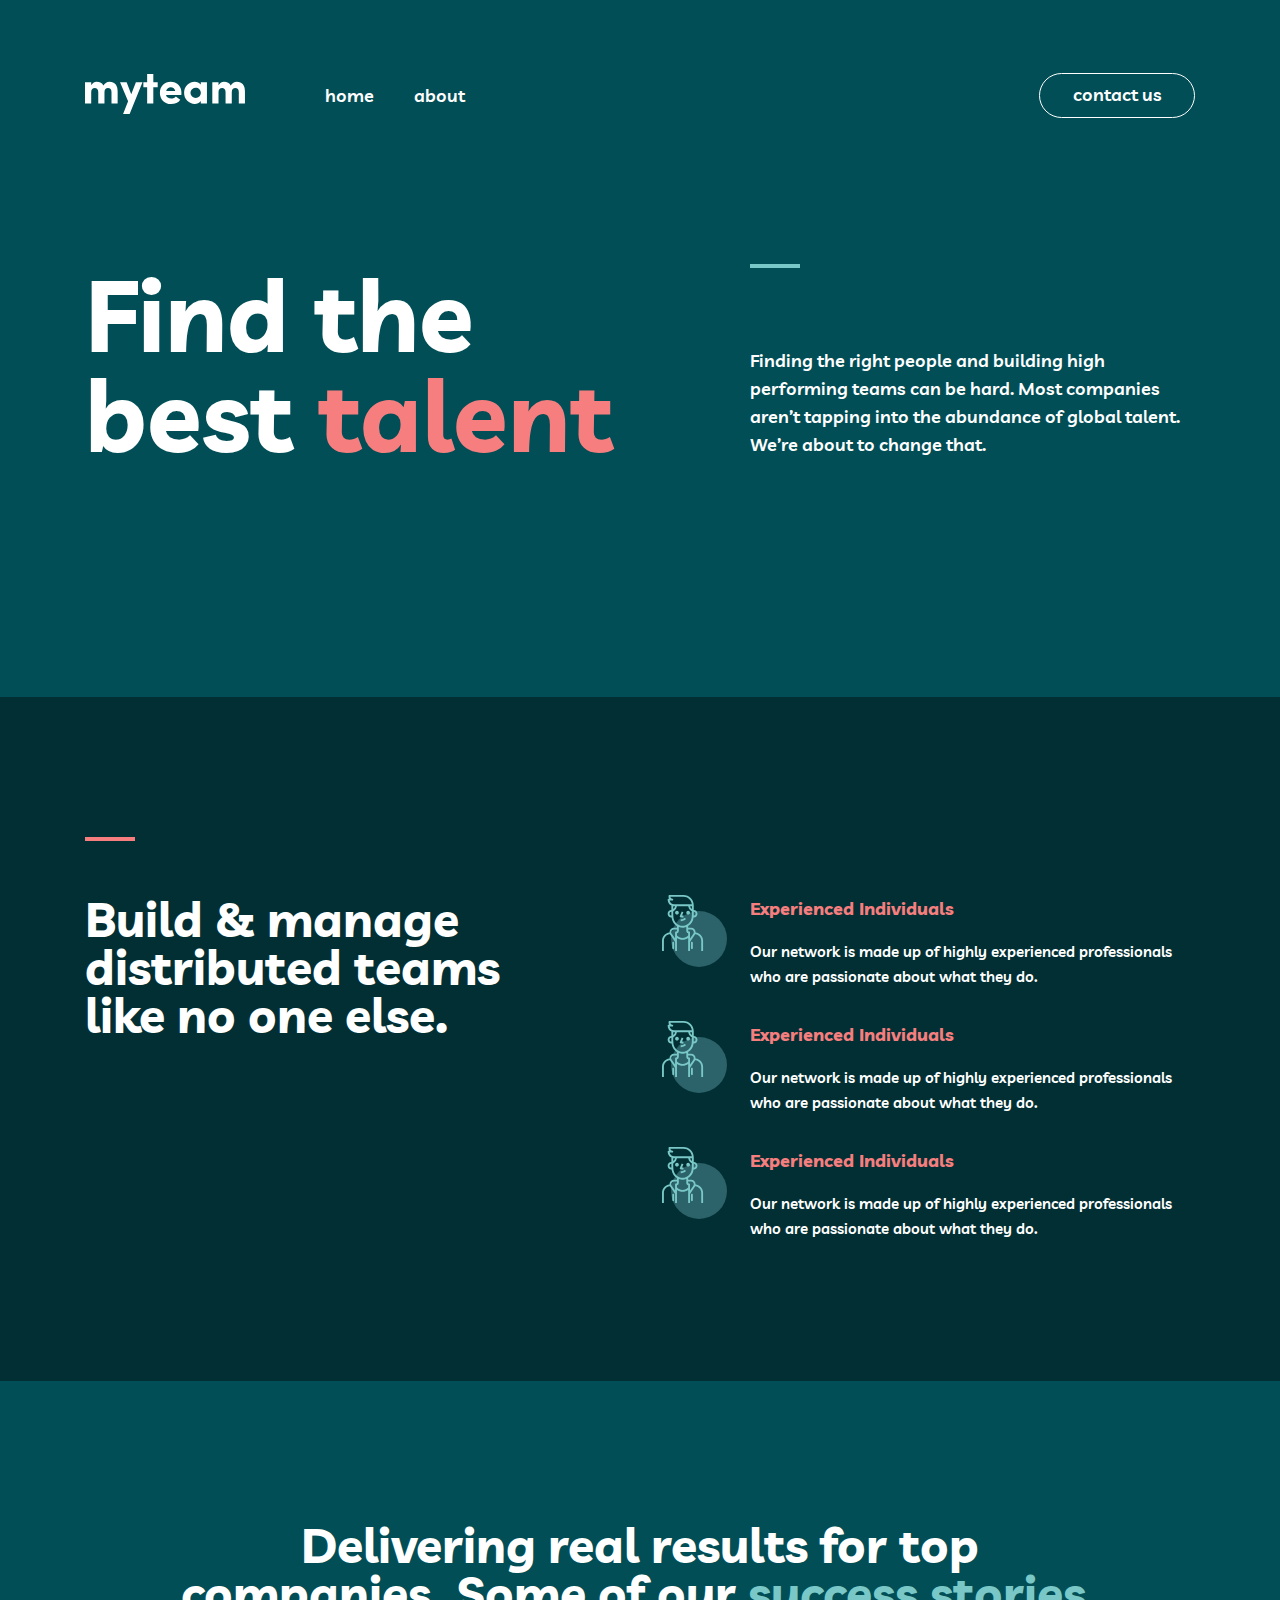
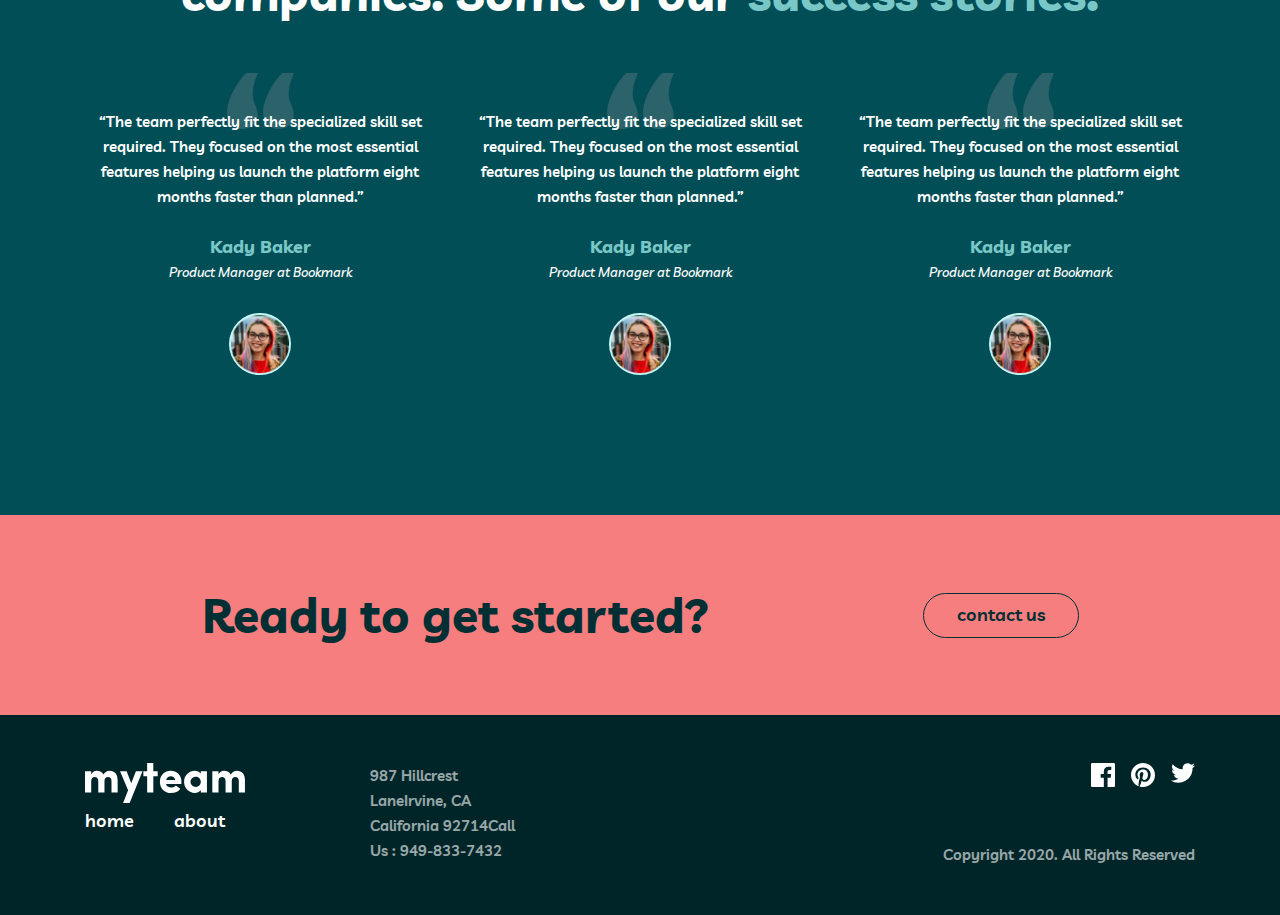
<file: index.html>
<!DOCTYPE html>
<html lang="en">
<head>
    <meta charset="UTF-8">
    <meta http-equiv="X-UA-Compatible" content="IE=edge">
    <meta name="viewport" content="width=device-width, initial-scale=1.0">
    <title>Myteam</title>

    <!-- font -->
    <link rel="preconnect" href="https://fonts.googleapis.com">
    <link rel="preconnect" href="https://fonts.gstatic.com" crossorigin>
    <link href="https://fonts.googleapis.com/css2?family=Livvic:wght@500;600;700&display=swap" rel="stylesheet">

    <link rel="stylesheet" href="./style.css">
</head>
<body>

    <!-- header -->
    <header class="header">
        <div class="container header-container">
            <!-- left -->
            <div class="header-left">
                <!-- logo -->
                <a class="logo-link" href="index.html">
                    <img src="./img/svg/logo.svg" alt="Myteam logo">
                </a>
                <!-- nav -->
                <nav>
                    <ul class="header-list">
                        <li class="header-list-item">
                            <a class="header-list-item-link" href="index.html">home</a>
                        </li>
                        <li class="header-list-item">
                            <a class="header-list-item-link" href="about.html">about</a>
                        </li>
                    </ul>
                </nav>
            </div>

            <!-- contact-link -->
            <a class="contact-link" href="cotact.html">contact us</a>
        </div>
    </header>

    <!-- hero -->
    <div class="hero">
        <div class="container hero-container">
            <h1 class="hero-title">Find the <br> best <span class="hero-title-coral">talent</span></h1>

            <div class="hero-context">
                <hr class="main-hr blue-hr">  

                <p class="hero-text">Finding the right people and building high performing teams can be hard. Most companies aren’t tapping into the abundance of global talent. We’re about to change that.</p>
            </div>
        </div>
    </div>

    <!-- build -->
    <section class="build">
        <div class="container">
            <!-- hr -->
            <hr class="main-hr red-hr">

            <div class="build-container">
                <h2 class="build-title">Build & manage distributed teams like no one else.</h2>

                <ul class="build-list">
                    <!-- 1 -->
                    <li class="build-list-item">
                        <img class="build-list-img" src="./img/svg/icon-feature-experience.svg" alt="icon-feature-experience">
                        <div>
                            <h3 class="build-list-title">Experienced Individuals</h3>
                            <p class="build-list-text">Our network is made up of highly experienced professionals who are passionate about what they do.</p>
                        </div>
                    </li>
                    <!-- 2 -->
                    <li class="build-list-item">
                        <img class="build-list-img" src="./img/svg/icon-feature-experience.svg" alt="icon-feature-experience">
                        <div>
                            <h3 class="build-list-title">Experienced Individuals</h3>
                            <p class="build-list-text">Our network is made up of highly experienced professionals who are passionate about what they do.</p>
                        </div>
                    </li>
                    <!-- 3 -->
                    <li class="build-list-item">
                        <img class="build-list-img" src="./img/svg/icon-feature-experience.svg" alt="icon-feature-experience">
                        <div>
                            <h3 class="build-list-title">Experienced Individuals</h3>
                            <p class="build-list-text">Our network is made up of highly experienced professionals who are passionate about what they do.</p>
                        </div>
                    </li>
                </ul>
            </div>

        </div>
    </section>

    <!-- stories -->
    <section class="stories">
        <div class="container">
            <h2 class="stories-title">Delivering real results for top companies. Some of our <span class="stories-title-mark">success stories.</span></h2>

            <ul class="stories-list">
                <!-- 1 -->
                <li class="stories-item">
                    <img class="icon-quotes" src="./img/svg/icon-quotes.svg" alt="icon-quotes" width="67" height="56">
                    <p class="stories-text"> “The team perfectly fit the specialized skill set required. They focused on the most essential features helping us launch the platform eight months faster than planned.”</p>
                    <div class="stories-info">
                        <h3 class="stories-owner">Kady Baker</h3>
                        <p class="stories-owner-job">Product Manager at Bookmark</p>
                    </div>
                    <img class="stories-owner-img" src="./img/jpg/kady.jpg" alt="Kady" width="62" height="62">
                </li>
                <!-- 2 -->
                <li class="stories-item">
                    <img class="icon-quotes" src="./img/svg/icon-quotes.svg" alt="icon-quotes" width="67" height="56">
                    <p class="stories-text"> “The team perfectly fit the specialized skill set required. They focused on the most essential features helping us launch the platform eight months faster than planned.”</p>
                    <div class="stories-info">
                        <h3 class="stories-owner">Kady Baker</h3>
                        <p class="stories-owner-job">Product Manager at Bookmark</p>
                    </div>
                    <img class="stories-owner-img" src="./img/jpg/kady.jpg" alt="Kady" width="62" height="62">
                </li>
                <!-- 3 -->
                <li class="stories-item">
                    <img class="icon-quotes" src="./img/svg/icon-quotes.svg" alt="icon-quotes" width="67" height="56">
                    <p class="stories-text"> “The team perfectly fit the specialized skill set required. They focused on the most essential features helping us launch the platform eight months faster than planned.”</p>
                    <div class="stories-info">
                        <h3 class="stories-owner">Kady Baker</h3>
                        <p class="stories-owner-job">Product Manager at Bookmark</p>
                    </div>
                    <img class="stories-owner-img" src="./img/jpg/kady.jpg" alt="Kady" width="62" height="62">
                </li>
            </ul>
        </div>
    </section>

    <!-- cta -->
    <section class="cta">
        <div class="container cta-container">
            <h2 class="cta-title">Ready to get started?</h2>

            <a class="contact-link contact-link-black" href="cotact.html">contact us</a>
        </div>
    </section>

    <!-- footer -->
    <footer class="footer">
        <div class="container footer-container">
            <!-- left -->
            <div class="footer-left">
                <div class="logo-nav">
                    <!-- Logo -->
                    <a class="header-logo-link footer-logo-link" href="index.html">
                        <img src="./img/svg/logo.svg" alt="myteam logo">
                    </a>
                    <nav>
                        <ul class="header-list">
                            <li class="header-list-item">
                                <a class="header-list-item-link" href="index.html">home</a>
                            </li>
                            <li class="header-list-item">
                                <a class="header-list-item-link" href="index.html">about</a>
                            </li>
                        </ul>
                    </nav>
                </div>
                <address class="footer-address">
                    987  Hillcrest <br> LaneIrvine, CA <br> California 92714Call <br> Us : 949-833-7432
                </address>
            </div>

            <!-- right -->
            <div>
                <ul class="socials">
                    <li class="social">
                        <a href="#">
                            <svg class="social-img" width="24" height="24" viewBox="0 0 24 24" fill="none" xmlns="http://www.w3.org/2000/svg">
                                <path d="M22.675 0H1.325C0.593 0 0 0.593 0 1.325V22.676C0 23.407 0.593 24 1.325 24H12.82V14.706H9.692V11.084H12.82V8.413C12.82 5.313 14.713 3.625 17.479 3.625C18.804 3.625 19.942 3.724 20.274 3.768V7.008L18.356 7.009C16.852 7.009 16.561 7.724 16.561 8.772V11.085H20.148L19.681 14.707H16.561V24H22.677C23.407 24 24 23.407 24 22.675V1.325C24 0.593 23.407 0 22.675 0Z" fill="currentColor"/>
                                </svg>
                        </a>
                    </li>
                    <li class="social">
                        <a href="#">
                            <svg class="social-img"width="24" height="24" viewBox="0 0 24 24" fill="none" xmlns="http://www.w3.org/2000/svg">
                                <path d="M12 0C5.373 0 0 5.372 0 12C0 17.084 3.163 21.426 7.627 23.174C7.522 22.225 7.427 20.769 7.669 19.733C7.887 18.796 9.076 13.768 9.076 13.768C9.076 13.768 8.717 13.049 8.717 11.986C8.717 10.318 9.684 9.072 10.888 9.072C11.911 9.072 12.406 9.841 12.406 10.762C12.406 11.791 11.751 13.33 11.412 14.757C11.129 15.951 12.011 16.926 13.189 16.926C15.322 16.926 16.961 14.677 16.961 11.431C16.961 8.558 14.897 6.549 11.949 6.549C8.535 6.549 6.531 9.11 6.531 11.756C6.531 12.787 6.928 13.894 7.424 14.494C7.522 14.613 7.536 14.718 7.507 14.839L7.174 16.199C7.121 16.419 7 16.466 6.772 16.36C5.273 15.662 4.336 13.471 4.336 11.711C4.336 7.926 7.086 4.449 12.265 4.449C16.428 4.449 19.663 7.416 19.663 11.38C19.663 15.516 17.056 18.844 13.436 18.844C12.22 18.844 11.077 18.213 10.686 17.466L9.938 20.319C9.667 21.362 8.936 22.669 8.446 23.465C9.57 23.812 10.763 24 12 24C18.627 24 24 18.627 24 12C24 5.372 18.627 0 12 0Z" fill="currentColor"/>
                                </svg>
                        </a>
                    </li>
                    <li class="social">
                        <a href="#">
                            <svg class="social-img" width="24" height="20" viewBox="0 0 24 20" fill="none" xmlns="http://www.w3.org/2000/svg">
                                <path d="M24 2.55699C23.117 2.94899 22.168 3.21299 21.172 3.33199C22.189 2.72299 22.97 1.75799 23.337 0.607986C22.386 1.17199 21.332 1.58199 20.21 1.80299C19.313 0.845986 18.032 0.247986 16.616 0.247986C13.437 0.247986 11.101 3.21399 11.819 6.29299C7.728 6.08799 4.1 4.12799 1.671 1.14899C0.381 3.36199 1.002 6.25699 3.194 7.72299C2.388 7.69699 1.628 7.47599 0.965 7.10699C0.911 9.38799 2.546 11.522 4.914 11.997C4.221 12.185 3.462 12.229 2.69 12.081C3.316 14.037 5.134 15.46 7.29 15.5C5.22 17.123 2.612 17.848 0 17.54C2.179 18.937 4.768 19.752 7.548 19.752C16.69 19.752 21.855 12.031 21.543 5.10599C22.505 4.41099 23.34 3.54399 24 2.55699Z" fill="currentColor"/>
                                </svg>
                        </a>
                    </li>
                </ul>

                <p class="copyright">Copyright 2020. All Rights Reserved</p>
            </div>
        </div>
    </footer>

    
</body>
</html>
</file>
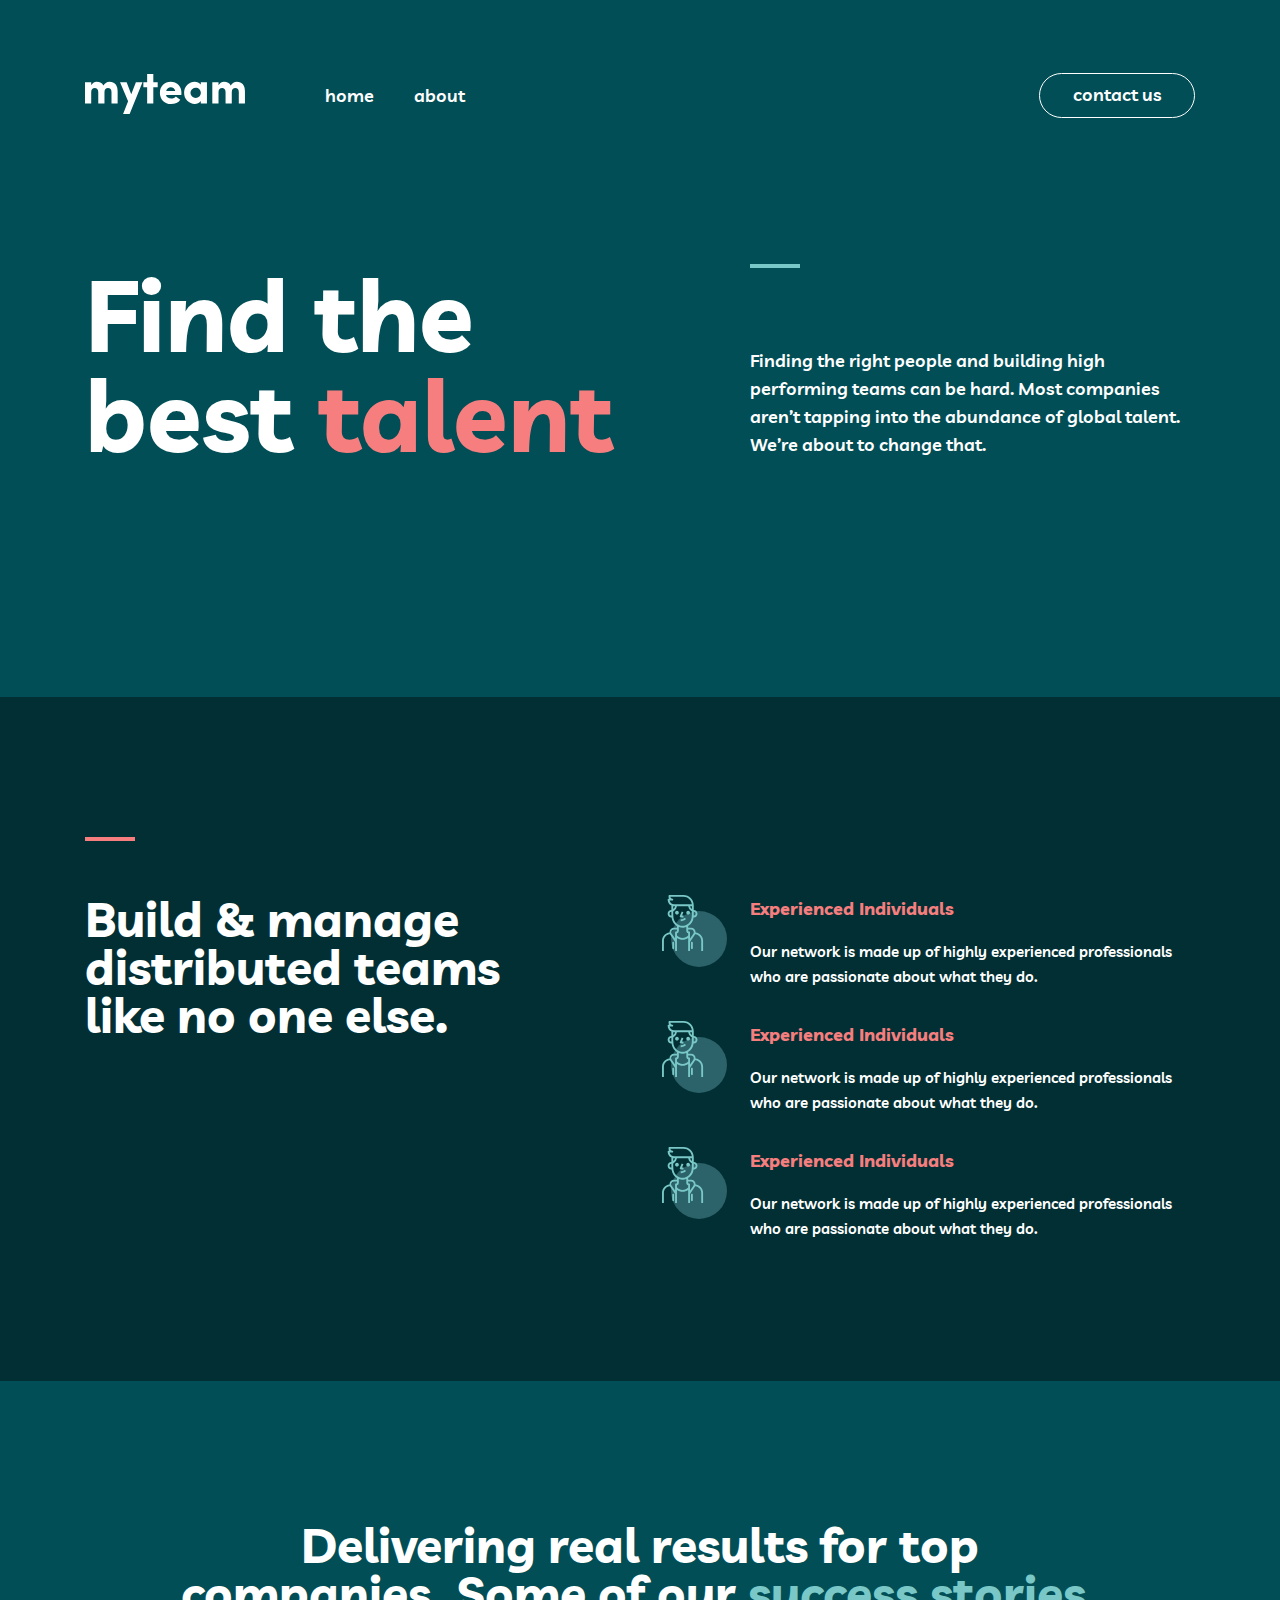
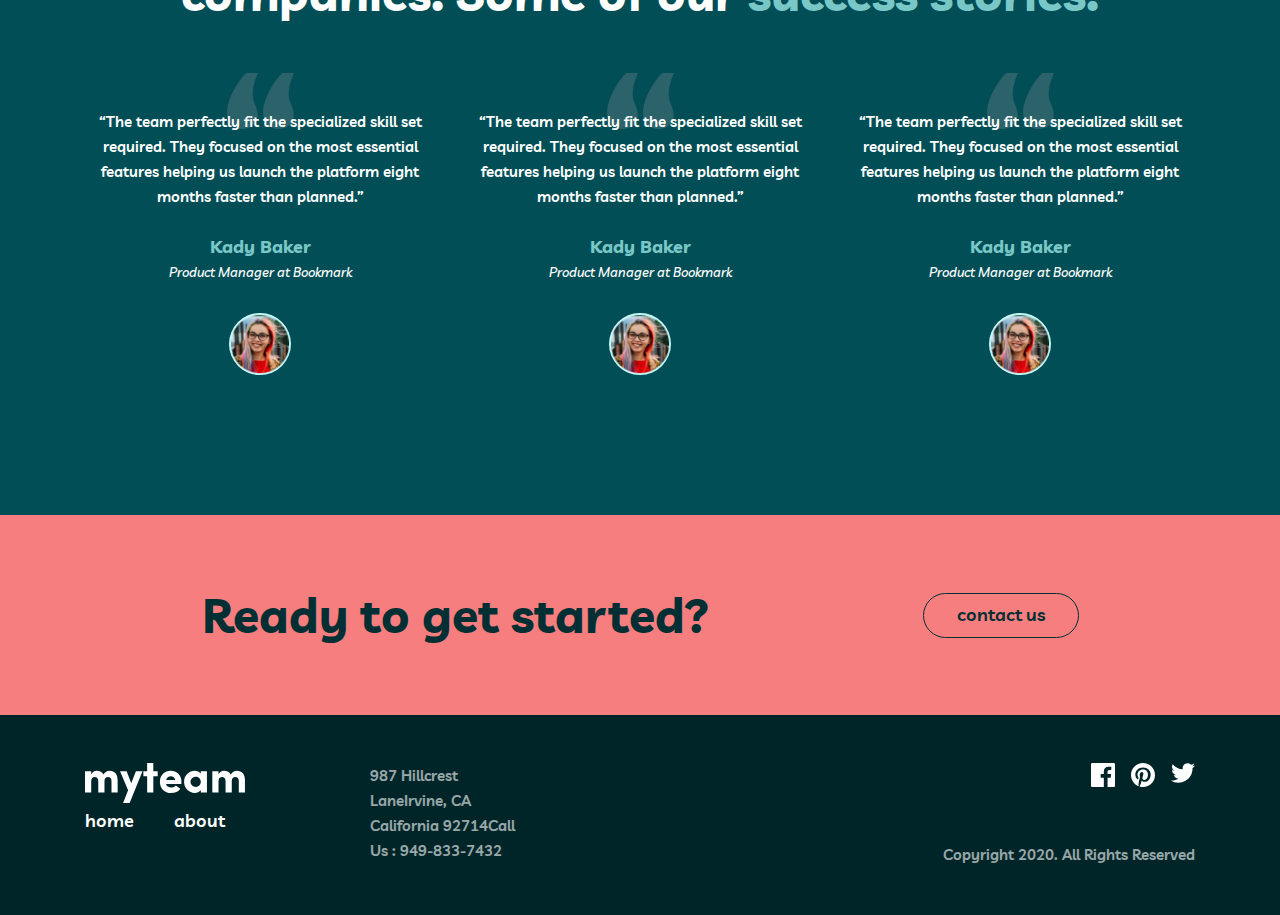
<file: myteam/index.html>
<!DOCTYPE html>
<html lang="en">
<head>
    <meta charset="UTF-8">
    <meta http-equiv="X-UA-Compatible" content="IE=edge">
    <meta name="viewport" content="width=device-width, initial-scale=1.0">
    <title>Myteam</title>

    <!-- font -->
    <link rel="preconnect" href="https://fonts.googleapis.com">
    <link rel="preconnect" href="https://fonts.gstatic.com" crossorigin>
    <link href="https://fonts.googleapis.com/css2?family=Livvic:wght@500;600;700&display=swap" rel="stylesheet">

    <link rel="stylesheet" href="./style.css">
</head>
<body>

    <!-- header -->
    <header class="header">
        <div class="container header-container">
            <!-- left -->
            <div class="header-left">
                <!-- logo -->
                <a class="logo-link" href="index.html">
                    <img src="./img/logo.svg" alt="Myteam logo">
                </a>
                <!-- nav -->
                <nav>
                    <ul class="header-list">
                        <li class="header-list-item">
                            <a class="header-list-item-link" href="index.html">home</a>
                        </li>
                        <li class="header-list-item">
                            <a class="header-list-item-link" href="#">about</a>
                        </li>
                    </ul>
                </nav>
            </div>

            <!-- contact-link -->
            <a class="contact-link" href="#">contact us</a>
        </div>
    </header>

    <!-- hero -->
    <div class="hero">
        <div class="container hero-container">
            <h1 class="hero-title">Find the <br> best <span class="hero-title-coral">talent</span></h1>

            <div class="hero-context">
                <hr class="main-hr blue-hr">  

                <p class="hero-text">Finding the right people and building high performing teams can be hard. Most companies aren’t tapping into the abundance of global talent. We’re about to change that.</p>
            </div>
        </div>
    </div>

    <!-- build -->
    <section class="build">
        <div class="container">
            <!-- hr -->
            <hr class="main-hr red-hr">

            <div class="build-container">
                <h2 class="build-title">Build & manage distributed teams like no one else.</h2>

                <ul class="build-list">
                    <!-- 1 -->
                    <li class="build-list-item">
                        <img class="build-list-img" src="./img/icon-feature-experience.svg" alt="icon-feature-experience">
                        <div>
                            <h3 class="build-list-title">Experienced Individuals</h3>
                            <p class="build-list-text">Our network is made up of highly experienced professionals who are passionate about what they do.</p>
                        </div>
                    </li>
                    <!-- 2 -->
                    <li class="build-list-item">
                        <img class="build-list-img" src="./img/icon-feature-experience.svg" alt="icon-feature-experience">
                        <div>
                            <h3 class="build-list-title">Experienced Individuals</h3>
                            <p class="build-list-text">Our network is made up of highly experienced professionals who are passionate about what they do.</p>
                        </div>
                    </li>
                    <!-- 3 -->
                    <li class="build-list-item">
                        <img class="build-list-img" src="./img/icon-feature-experience.svg" alt="icon-feature-experience">
                        <div>
                            <h3 class="build-list-title">Experienced Individuals</h3>
                            <p class="build-list-text">Our network is made up of highly experienced professionals who are passionate about what they do.</p>
                        </div>
                    </li>
                </ul>
            </div>

        </div>
    </section>

    <!-- stories -->
    <section class="stories">
        <div class="container">
            <h2 class="stories-title">Delivering real results for top companies. Some of our <span class="stories-title-mark">success stories.</span></h2>

            <ul class="stories-list">
                <!-- 1 -->
                <li class="stories-item">
                    <img class="icon-quotes" src="./img/icon-quotes.svg" alt="icon-quotes" width="67" height="56">
                    <p class="stories-text"> “The team perfectly fit the specialized skill set required. They focused on the most essential features helping us launch the platform eight months faster than planned.”</p>
                    <div class="stories-info">
                        <h3 class="stories-owner">Kady Baker</h3>
                        <p class="stories-owner-job">Product Manager at Bookmark</p>
                    </div>
                    <img class="stories-owner-img" src="./img/kady.jpg" alt="Kady" width="62" height="62">
                </li>
                <!-- 2 -->
                <li class="stories-item">
                    <img class="icon-quotes" src="./img/icon-quotes.svg" alt="icon-quotes" width="67" height="56">
                    <p class="stories-text"> “The team perfectly fit the specialized skill set required. They focused on the most essential features helping us launch the platform eight months faster than planned.”</p>
                    <div class="stories-info">
                        <h3 class="stories-owner">Kady Baker</h3>
                        <p class="stories-owner-job">Product Manager at Bookmark</p>
                    </div>
                    <img class="stories-owner-img" src="./img/kady.jpg" alt="Kady" width="62" height="62">
                </li>
                <!-- 3 -->
                <li class="stories-item">
                    <img class="icon-quotes" src="./img/icon-quotes.svg" alt="icon-quotes" width="67" height="56">
                    <p class="stories-text"> “The team perfectly fit the specialized skill set required. They focused on the most essential features helping us launch the platform eight months faster than planned.”</p>
                    <div class="stories-info">
                        <h3 class="stories-owner">Kady Baker</h3>
                        <p class="stories-owner-job">Product Manager at Bookmark</p>
                    </div>
                    <img class="stories-owner-img" src="./img/kady.jpg" alt="Kady" width="62" height="62">
                </li>
            </ul>
        </div>
    </section>

    <!-- cta -->
    <section class="cta">
        <div class="container cta-container">
            <h2 class="cta-title">Ready to get started?</h2>

            <a class="contact-link contact-link-black" href="contact.html">contact us</a>
        </div>
    </section>

    <!-- footer -->
    <footer class="footer">
        <div class="container footer-container">
            <!-- left -->
            <div class="footer-left">
                <div class="logo-nav">
                    <!-- Logo -->
                    <a class="header-logo-link footer-logo-link" href="index.html">
                        <img src="./img/logo.svg" alt="myteam logo">
                    </a>
                    <nav>
                        <ul class="header-list">
                            <li class="header-list-item">
                                <a class="header-list-item-link" href="index.html">home</a>
                            </li>
                            <li class="header-list-item">
                                <a class="header-list-item-link" href="index.html">about</a>
                            </li>
                        </ul>
                    </nav>
                </div>
                <address class="footer-address">
                    987  Hillcrest <br> LaneIrvine, CA <br> California 92714Call <br> Us : 949-833-7432
                </address>
            </div>

            <!-- right -->
            <div>
                <ul class="socials">
                    <li class="social">
                        <a href="#">
                            <img src="./img/icon-facebook.svg" alt="icon-facebook">
                        </a>
                    </li>
                    <li class="social">
                        <a href="#">
                            <img src="./img/icon-pinterest.svg" alt="icon-pinterest.svg">
                        </a>
                    </li>
                    <li class="social">
                        <a href="#">
                            <img src="./img/icon-twitter.svg" alt="icon-twitter.svg">
                        </a>
                    </li>
                </ul>

                <p class="copyright">Copyright 2020. All Rights Reserved</p>
            </div>
        </div>
    </footer>

    
</body>
</html>
</file>
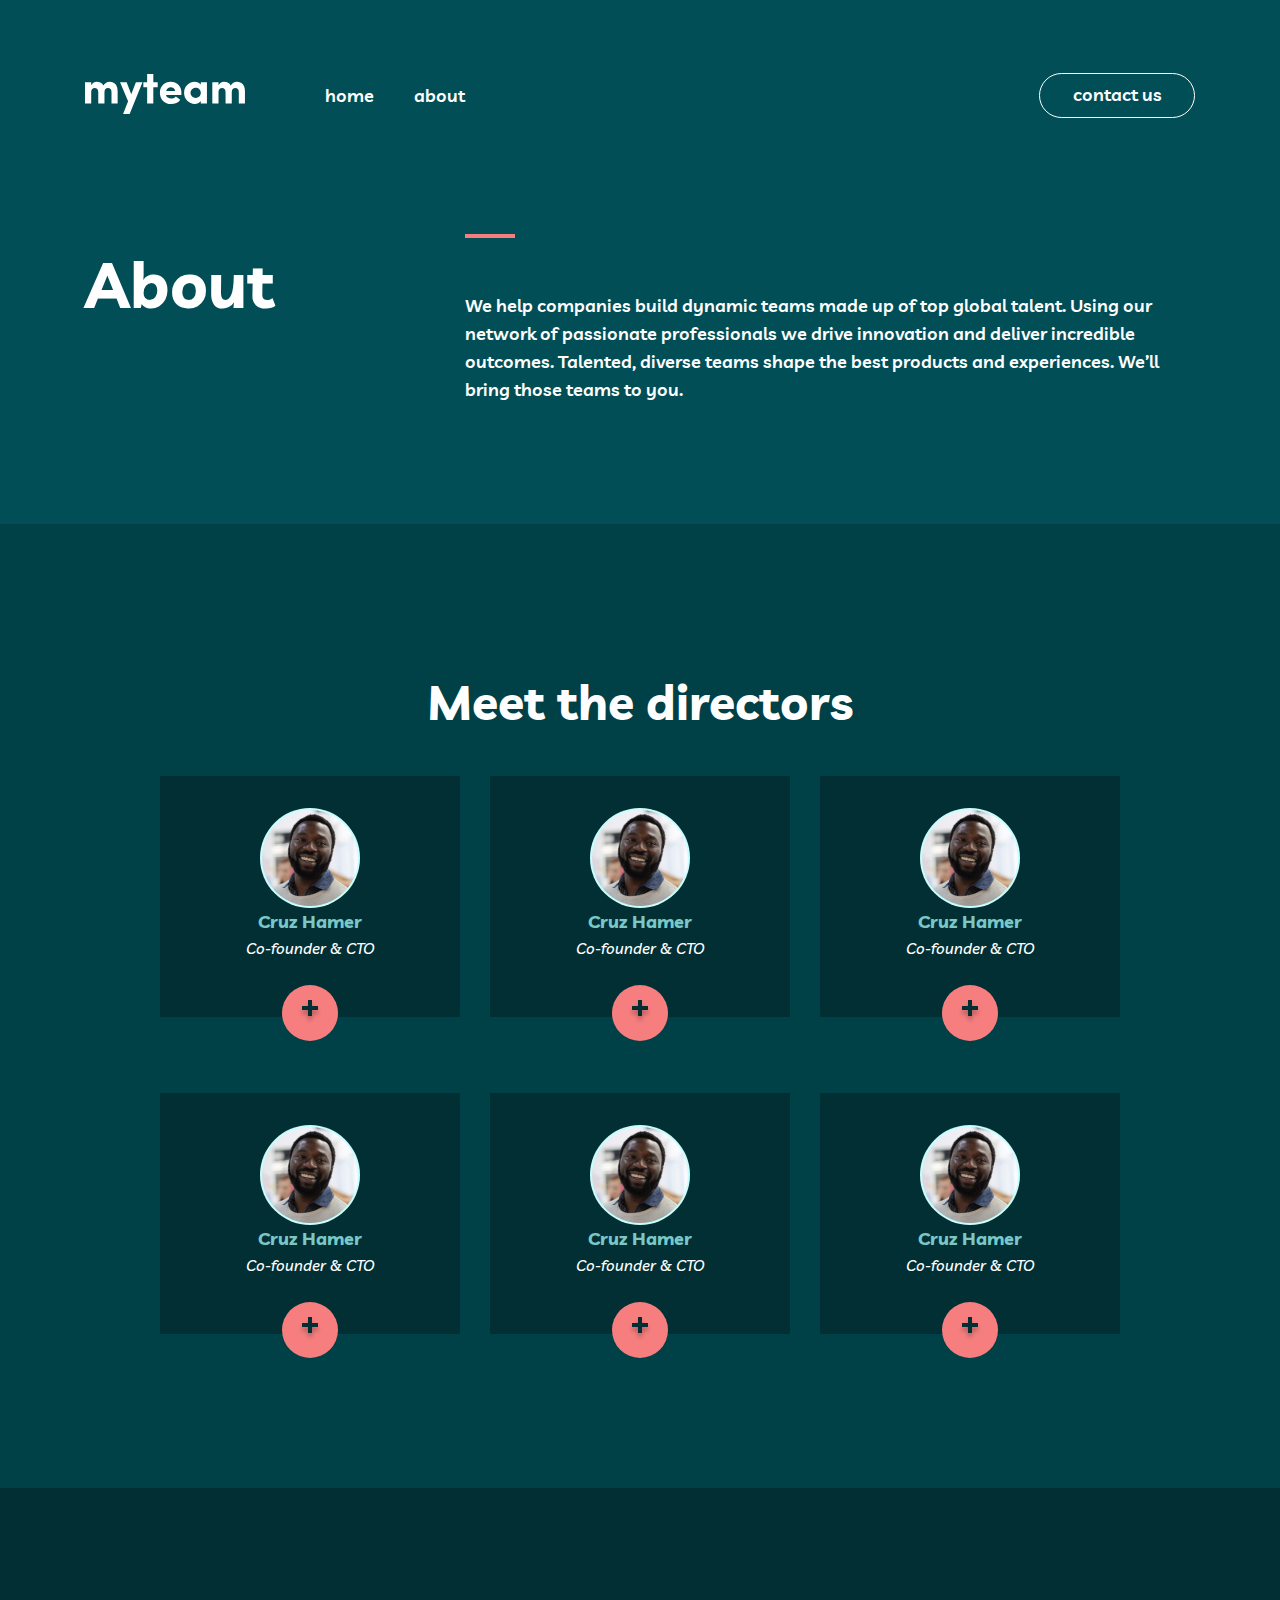
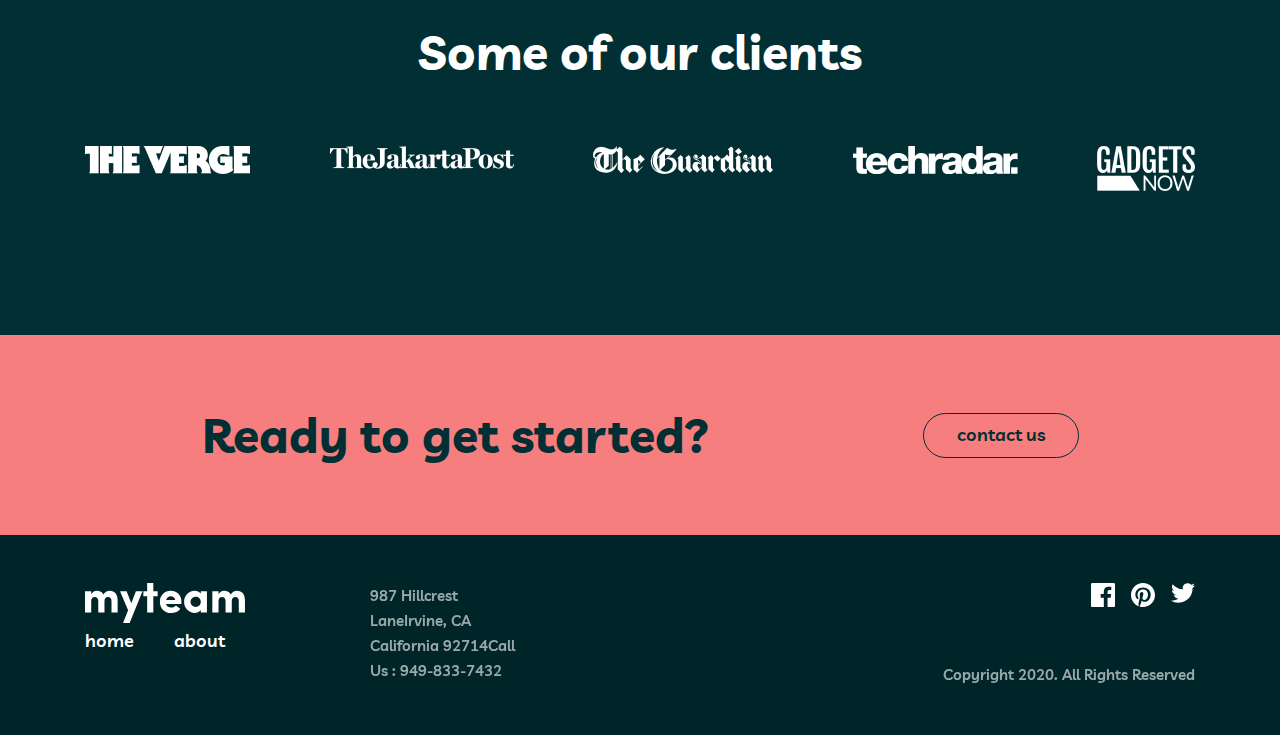
<file: about.html>
<!DOCTYPE html>
<html lang="en">
<head>
    <meta charset="UTF-8">
    <meta http-equiv="X-UA-Compatible" content="IE=edge">
    <meta name="viewport" content="width=device-width, initial-scale=1.0">
    <title>Myteam</title>

    <!-- font -->
    <link rel="preconnect" href="https://fonts.googleapis.com">
    <link rel="preconnect" href="https://fonts.gstatic.com" crossorigin>
    <link href="https://fonts.googleapis.com/css2?family=Livvic:wght@500;600;700&display=swap" rel="stylesheet">

    <link rel="stylesheet" href="./style.css">
</head>
<body>

    <!-- header -->
    <header class="header">
        <div class="container header-container">
            <!-- left -->
            <div class="header-left">
                <!-- logo -->
                <a class="logo-link" href="index.html">
                    <img src="./img/svg/logo.svg" alt="Myteam logo">
                </a>
                <!-- nav -->
                <nav>
                    <ul class="header-list">
                        <li class="header-list-item">
                            <a class="header-list-item-link" href="index.html">home</a>
                        </li>
                        <li class="header-list-item">
                            <a class="header-list-item-link" href="about.html">about</a>
                        </li>
                    </ul>
                </nav>
            </div>

            <!-- contact-link -->
            <a class="contact-link" href="cotact.html">contact us</a>
        </div>
    </header>
    <!-- About-hero -->
    <div class="about-hero">
        <div class="container about-cotainer">
            <h1 class="about-title">About</h1>
            <div class="about-context">
                <hr class="main-hr red-hr">
                <p class="hero-text">We help companies build dynamic teams made up of top global talent. Using our network of passionate professionals we drive innovation and deliver incredible outcomes. Talented, diverse teams shape the best products and experiences. We’ll bring those teams to you.</p>
            </div>
        </div>
    </div>
    <!-- director -->
    <section class="director-section">
        <div class="container">
            <h2 class="director-title">Meet the directors</h2>
            <!-- list -->
            <ul class="director-list">
                <!-- 1 -->
                <li class="director">
                    <img src="img/jpg/cruz.jpg" alt="" class="director-img">
                    <div>
                        <h3 class="director-name">Cruz Hamer</h3>
                        <span class="director-job">Co-founder & CTO</span>
                    </div>
                    <button class="info-btn">
                        <img src="/img/svg/+.svg" alt="">
                    </button>
                </li>
                <!-- 2 -->
                <li class="director">
                    <img src="img/jpg/cruz.jpg" alt="" class="director-img">
                    <div>
                        <h3 class="director-name">Cruz Hamer</h3>
                        <span class="director-job">Co-founder & CTO</span>
                    </div>
                    <button class="info-btn">
                        <img src="/img/svg/+.svg" alt="">
                    </button>
                </li>
                <!-- 3 -->
                <li class="director">
                    <img src="img/jpg/cruz.jpg" alt="" class="director-img">
                    <div>
                        <h3 class="director-name">Cruz Hamer</h3>
                        <span class="director-job">Co-founder & CTO</span>
                    </div>
                    <button class="info-btn">
                        <img src="/img/svg/+.svg" alt="">
                    </button>
                </li>
                <!-- 4 -->
                <li class="director">
                    <img src="img/jpg/cruz.jpg" alt="" class="director-img">
                    <div>
                        <h3 class="director-name">Cruz Hamer</h3>
                        <span class="director-job">Co-founder & CTO</span>
                    </div>
                    <button class="info-btn">
                        <img src="/img/svg/+.svg" alt="">
                    </button>
                </li>
                <!-- 5 -->
                <li class="director">
                    <img src="img/jpg/cruz.jpg" alt="" class="director-img">
                    <div>
                        <h3 class="director-name">Cruz Hamer</h3>
                        <span class="director-job">Co-founder & CTO</span>
                    </div>
                    <button class="info-btn">
                        <img src="/img/svg/+.svg" alt="">
                    </button>
                </li>
                <!-- 6 -->
                <li class="director">
                    <img src="img/jpg/cruz.jpg" alt="" class="director-img">
                    <div>
                        <h3 class="director-name">Cruz Hamer</h3>
                        <span class="director-job">Co-founder & CTO</span>
                    </div>
                    <button class="info-btn">
                        <img class="bnn-img" src="/img/svg/+.svg" alt="">
                    </button>
                </li>
            </ul>
        </div>
    </section>
    <!-- clients -->
    <section class="clients">
        <div class="container">
            <h2 class="clients-title">Some of our clients</h2>
            <ul class="clients-list">
                <!-- 1 -->
                <li class="client">
                    <img class="client-logo" src="/img/png/the-verge.png"alt="">
                </li>
                <!-- 2 -->
                <li class="client">
                    <img class="client-logo" src="/img/png/the-jakarta-post@2x.png" alt="">
                </li>
                <!-- 3 -->
                <li class="client">
                    <img class="client-logo" src="/img/png/the-guardian.png" alt="">
                </li>
                <!-- 4 -->
                <li class="client">
                    <img class="client-logo" src="/img/png/techradar@2x.png" alt="">
                </li>
                <!-- 5 -->
                <li class="client">
                    <img class="client-logo" src="/img/png/gadgets-now.png" alt="">
                </li>
            </ul>
        </div>
    </section>
    <!-- cta -->
    <section class="cta">
        <div class="container cta-container">
            <h2 class="cta-title">Ready to get started?</h2>

            <a class="contact-link contact-link-black" href="cotact.html">contact us</a>
        </div>
    </section>

    <!-- footer -->
    <footer class="footer">
        <div class="container footer-container">
            <!-- left -->
            <div class="footer-left">
                <div class="logo-nav">
                    <!-- Logo -->
                    <a class="header-logo-link footer-logo-link" href="index.html">
                        <img src="./img/svg/logo.svg" alt="myteam logo">
                    </a>
                    <nav>
                        <ul class="header-list">
                            <li class="header-list-item">
                                <a class="header-list-item-link" href="index.html">home</a>
                            </li>
                            <li class="header-list-item">
                                <a class="header-list-item-link" href="index.html">about</a>
                            </li>
                        </ul>
                    </nav>
                </div>
                <address class="footer-address">
                    987  Hillcrest <br> LaneIrvine, CA <br> California 92714Call <br> Us : 949-833-7432
                </address>
            </div>

            <!-- right -->
            <div>
                <ul class="socials">
                    <li class="social">
                        <a href="#">
                            <svg class="social-img" width="24" height="24" viewBox="0 0 24 24" fill="none" xmlns="http://www.w3.org/2000/svg">
                                <path d="M22.675 0H1.325C0.593 0 0 0.593 0 1.325V22.676C0 23.407 0.593 24 1.325 24H12.82V14.706H9.692V11.084H12.82V8.413C12.82 5.313 14.713 3.625 17.479 3.625C18.804 3.625 19.942 3.724 20.274 3.768V7.008L18.356 7.009C16.852 7.009 16.561 7.724 16.561 8.772V11.085H20.148L19.681 14.707H16.561V24H22.677C23.407 24 24 23.407 24 22.675V1.325C24 0.593 23.407 0 22.675 0Z" fill="currentColor"/>
                                </svg>
                        </a>
                    </li>
                    <li class="social">
                        <a href="#">
                            <svg class="social-img"width="24" height="24" viewBox="0 0 24 24" fill="none" xmlns="http://www.w3.org/2000/svg">
                                <path d="M12 0C5.373 0 0 5.372 0 12C0 17.084 3.163 21.426 7.627 23.174C7.522 22.225 7.427 20.769 7.669 19.733C7.887 18.796 9.076 13.768 9.076 13.768C9.076 13.768 8.717 13.049 8.717 11.986C8.717 10.318 9.684 9.072 10.888 9.072C11.911 9.072 12.406 9.841 12.406 10.762C12.406 11.791 11.751 13.33 11.412 14.757C11.129 15.951 12.011 16.926 13.189 16.926C15.322 16.926 16.961 14.677 16.961 11.431C16.961 8.558 14.897 6.549 11.949 6.549C8.535 6.549 6.531 9.11 6.531 11.756C6.531 12.787 6.928 13.894 7.424 14.494C7.522 14.613 7.536 14.718 7.507 14.839L7.174 16.199C7.121 16.419 7 16.466 6.772 16.36C5.273 15.662 4.336 13.471 4.336 11.711C4.336 7.926 7.086 4.449 12.265 4.449C16.428 4.449 19.663 7.416 19.663 11.38C19.663 15.516 17.056 18.844 13.436 18.844C12.22 18.844 11.077 18.213 10.686 17.466L9.938 20.319C9.667 21.362 8.936 22.669 8.446 23.465C9.57 23.812 10.763 24 12 24C18.627 24 24 18.627 24 12C24 5.372 18.627 0 12 0Z" fill="currentColor"/>
                                </svg>
                        </a>
                    </li>
                    <li class="social">
                        <a href="#">
                            <svg class="social-img" width="24" height="20" viewBox="0 0 24 20" fill="none" xmlns="http://www.w3.org/2000/svg">
                                <path d="M24 2.55699C23.117 2.94899 22.168 3.21299 21.172 3.33199C22.189 2.72299 22.97 1.75799 23.337 0.607986C22.386 1.17199 21.332 1.58199 20.21 1.80299C19.313 0.845986 18.032 0.247986 16.616 0.247986C13.437 0.247986 11.101 3.21399 11.819 6.29299C7.728 6.08799 4.1 4.12799 1.671 1.14899C0.381 3.36199 1.002 6.25699 3.194 7.72299C2.388 7.69699 1.628 7.47599 0.965 7.10699C0.911 9.38799 2.546 11.522 4.914 11.997C4.221 12.185 3.462 12.229 2.69 12.081C3.316 14.037 5.134 15.46 7.29 15.5C5.22 17.123 2.612 17.848 0 17.54C2.179 18.937 4.768 19.752 7.548 19.752C16.69 19.752 21.855 12.031 21.543 5.10599C22.505 4.41099 23.34 3.54399 24 2.55699Z" fill="currentColor"/>
                                </svg>
                        </a>
                    </li>
                </ul>

                <p class="copyright">Copyright 2020. All Rights Reserved</p>
            </div>
        </div>
    </footer>

    
</body>
</html>
</file>
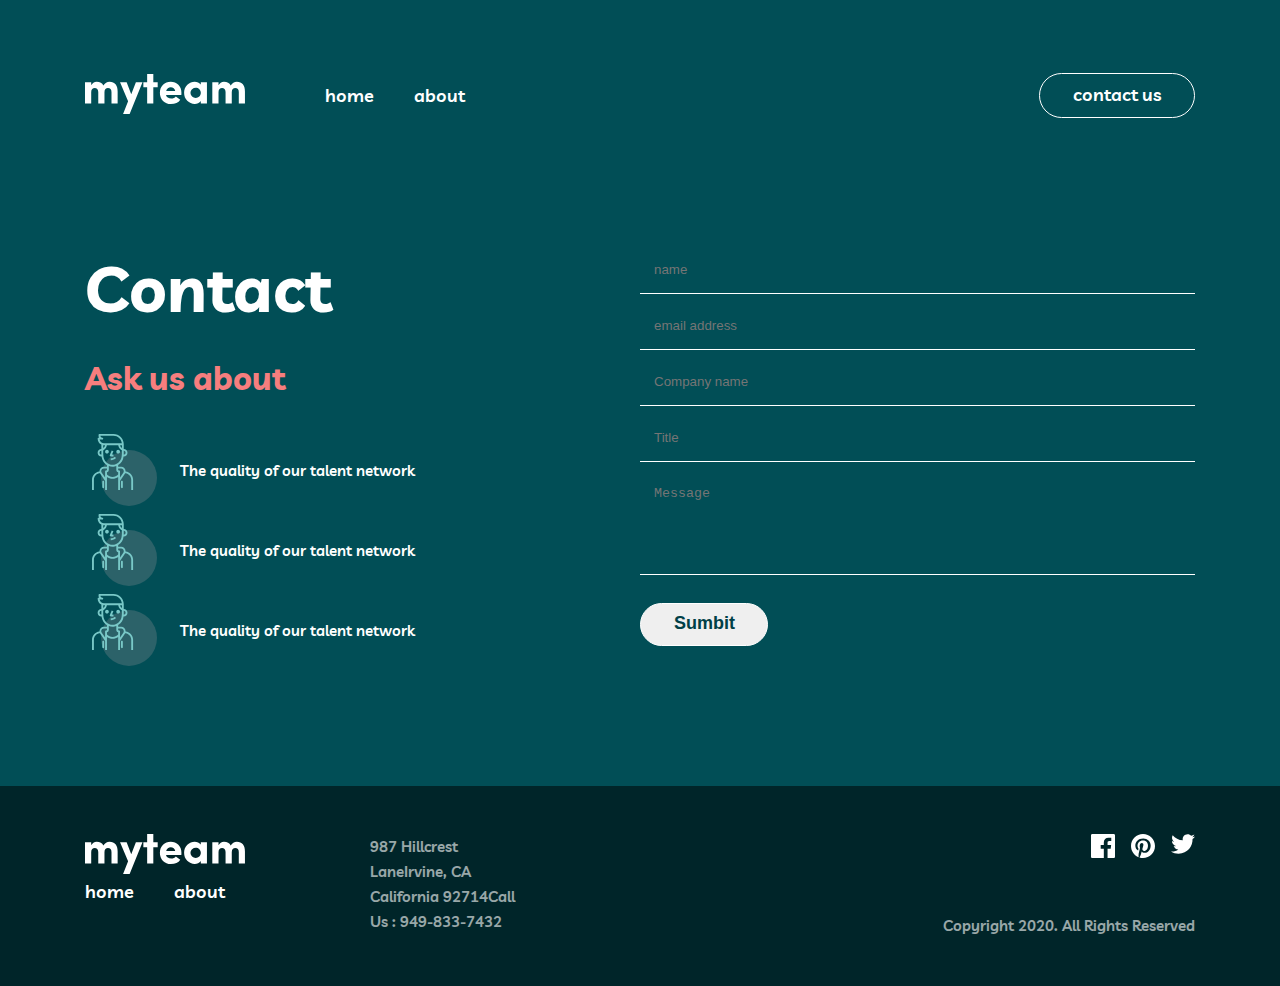
<file: cotact.html>
<!DOCTYPE html>
<html lang="en">
<head>
    <meta charset="UTF-8">
    <meta http-equiv="X-UA-Compatible" content="IE=edge">
    <meta name="viewport" content="width=device-width, initial-scale=1.0">
    <title>Myteam</title>

    <!-- font -->
    <link rel="preconnect" href="https://fonts.googleapis.com">
    <link rel="preconnect" href="https://fonts.gstatic.com" crossorigin>
    <link href="https://fonts.googleapis.com/css2?family=Livvic:wght@500;600;700&display=swap" rel="stylesheet">

    <link rel="stylesheet" href="./style.css">
</head>
<body>

    <!-- header -->
    <header class="header">
        <div class="container header-container">
            <!-- left -->
            <div class="header-left">
                <!-- logo -->
                <a class="logo-link" href="index.html">
                    <img src="./img/svg/logo.svg" alt="Myteam logo">
                </a>
                <!-- nav -->
                <nav>
                    <ul class="header-list">
                        <li class="header-list-item">
                            <a class="header-list-item-link" href="index.html">home</a>
                        </li>
                        <li class="header-list-item">
                            <a class="header-list-item-link" href="about.html">about</a>
                        </li>
                    </ul>
                </nav>
            </div>

            <!-- contact-link -->
            <a class="contact-link" href="cotact.html">contact us</a>
        </div>
    </header>
   <!-- contact -->
   <main class="main">
    <div class="container contact-container">
        <!-- left -->
        <div class="contact-context">
            <div class="contact-titile">Contact</div>
            <div class="contact-list-wrapper">
                <h2 class="contact-list-title">Ask us about</h2>
                <ul class="build-list">
                    <!-- 1 -->
                    <li class="build-list-item contact-list-itean">
                        <img class="build-list-img" src="./img/svg/icon-feature-experience.svg" alt="icon-feature-experience">
                        <div>
                           
                            <p class="build-list-text  contact-list-text">The quality of our talent network</p>
                        </div>
                    </li>
                    <!-- 2 -->
                    <li class="build-list-item contact-list-itean">
                        <img class="build-list-img" src="./img/svg/icon-feature-experience.svg" alt="icon-feature-experience">
                        <div>
                           
                            <p class="build-list-text  contact-list-text">The quality of our talent network</p>
                        </div>
                    </li>
                    <!-- 3 -->
                    <li class="build-list-item contact-list-itean">
                        <img class="build-list-img" src="./img/svg/icon-feature-experience.svg" alt="icon-feature-experience">
                        <div>
                           
                            <p class="build-list-text  contact-list-text">The quality of our talent network</p>
                        </div>
                    </li>
                </ul>
            </div>
        </div>
        <!-- right -->
        <form  class="contact-form">
            <input type="text" class="input" placeholder="name">
            <input type="email" class="input" placeholder="email address">
            <input type="text" class="input" placeholder="Company name">
            <input type="text" class="input" placeholder="Title">
            <textarea class="textarea" placeholder="Message"></textarea>
            <button class="contact-link btn-link">Sumbit</button>
        </form>
    </div>
   </main>
    <!-- footer -->
    <footer class="footer">
        <div class="container footer-container">
            <!-- left -->
            <div class="footer-left">
                <div class="logo-nav">
                    <!-- Logo -->
                    <a class="header-logo-link footer-logo-link" href="index.html">
                        <img src="./img/svg/logo.svg" alt="myteam logo">
                    </a>
                    <nav>
                        <ul class="header-list">
                            <li class="header-list-item">
                                <a class="header-list-item-link" href="index.html">home</a>
                            </li>
                            <li class="header-list-item">
                                <a class="header-list-item-link" href="about.html">about</a>
                            </li>
                        </ul>
                    </nav>
                </div>
                <address class="footer-address">
                    987  Hillcrest <br> LaneIrvine, CA <br> California 92714Call <br> Us : 949-833-7432
                </address>
            </div>

            <!-- right -->
            <div>
                <ul class="socials">
                    <li class="social">
                        <a href="#">
                            <svg class="social-img" width="24" height="24" viewBox="0 0 24 24" fill="none" xmlns="http://www.w3.org/2000/svg">
                                <path d="M22.675 0H1.325C0.593 0 0 0.593 0 1.325V22.676C0 23.407 0.593 24 1.325 24H12.82V14.706H9.692V11.084H12.82V8.413C12.82 5.313 14.713 3.625 17.479 3.625C18.804 3.625 19.942 3.724 20.274 3.768V7.008L18.356 7.009C16.852 7.009 16.561 7.724 16.561 8.772V11.085H20.148L19.681 14.707H16.561V24H22.677C23.407 24 24 23.407 24 22.675V1.325C24 0.593 23.407 0 22.675 0Z" fill="currentColor"/>
                                </svg>
                        </a>
                    </li>
                    <li class="social">
                        <a href="#">
                            <svg class="social-img"width="24" height="24" viewBox="0 0 24 24" fill="none" xmlns="http://www.w3.org/2000/svg">
                                <path d="M12 0C5.373 0 0 5.372 0 12C0 17.084 3.163 21.426 7.627 23.174C7.522 22.225 7.427 20.769 7.669 19.733C7.887 18.796 9.076 13.768 9.076 13.768C9.076 13.768 8.717 13.049 8.717 11.986C8.717 10.318 9.684 9.072 10.888 9.072C11.911 9.072 12.406 9.841 12.406 10.762C12.406 11.791 11.751 13.33 11.412 14.757C11.129 15.951 12.011 16.926 13.189 16.926C15.322 16.926 16.961 14.677 16.961 11.431C16.961 8.558 14.897 6.549 11.949 6.549C8.535 6.549 6.531 9.11 6.531 11.756C6.531 12.787 6.928 13.894 7.424 14.494C7.522 14.613 7.536 14.718 7.507 14.839L7.174 16.199C7.121 16.419 7 16.466 6.772 16.36C5.273 15.662 4.336 13.471 4.336 11.711C4.336 7.926 7.086 4.449 12.265 4.449C16.428 4.449 19.663 7.416 19.663 11.38C19.663 15.516 17.056 18.844 13.436 18.844C12.22 18.844 11.077 18.213 10.686 17.466L9.938 20.319C9.667 21.362 8.936 22.669 8.446 23.465C9.57 23.812 10.763 24 12 24C18.627 24 24 18.627 24 12C24 5.372 18.627 0 12 0Z" fill="currentColor"/>
                                </svg>
                        </a>
                    </li>
                    <li class="social">
                        <a href="#">
                            <svg class="social-img" width="24" height="20" viewBox="0 0 24 20" fill="none" xmlns="http://www.w3.org/2000/svg">
                                <path d="M24 2.55699C23.117 2.94899 22.168 3.21299 21.172 3.33199C22.189 2.72299 22.97 1.75799 23.337 0.607986C22.386 1.17199 21.332 1.58199 20.21 1.80299C19.313 0.845986 18.032 0.247986 16.616 0.247986C13.437 0.247986 11.101 3.21399 11.819 6.29299C7.728 6.08799 4.1 4.12799 1.671 1.14899C0.381 3.36199 1.002 6.25699 3.194 7.72299C2.388 7.69699 1.628 7.47599 0.965 7.10699C0.911 9.38799 2.546 11.522 4.914 11.997C4.221 12.185 3.462 12.229 2.69 12.081C3.316 14.037 5.134 15.46 7.29 15.5C5.22 17.123 2.612 17.848 0 17.54C2.179 18.937 4.768 19.752 7.548 19.752C16.69 19.752 21.855 12.031 21.543 5.10599C22.505 4.41099 23.34 3.54399 24 2.55699Z" fill="currentColor"/>
                                </svg>
                        </a>
                    </li>
                </ul>

                <p class="copyright">Copyright 2020. All Rights Reserved</p>
            </div>
        </div>
    </footer>

    
</body>
</html>
</file>
<file: style.css>
:root{
    --midnight-green: #014E56;
    --light-coral: #F67E7E;
    --white: #fff;
    --rapture-blue: #79C8C7;
    --police-blue: #2C6269;
    --deep-jungle-green: #004047;
    --sacramento-green: #012F34;
    --dark-green: #002529;
}

*{
    padding: 0;
    margin: 0;
    box-sizing: border-box;
}

.container{
    width: 100%;
    max-width: 1150px;
    padding-left: 20px;
    padding-right: 20px;
    margin-left: auto;
    margin-right: auto;
}

body{
    background-color: var(--midnight-green);
    color: var(--white);
    font-family: "Livvic", sans-serif;
}

.header {
    padding-top: 73px;
    padding-bottom: 73px;
}

.header-container {
    display: flex;
    justify-content: space-between;
    align-items: center;
}

.header-left {
    display: flex;
    align-items: center;
}

.logo-link{
    margin-right: 80px;
}

.header-list {
    display: flex;
    list-style: none;
}

.header-list-item:not(:last-child){
    margin-right: 40px;
}

.header-list-item-link {
    font-size: 18px;
    font-weight: 600;
    line-height: 28px;
    color: var(--white);
    text-decoration: none; 
    transition: color 0.5s ease;
}

.header-list-item-link:hover{
    color: var(--light-coral);
}

.contact-link {
    padding: 9px 32px 11px 33px;
    border: 1px solid var(--white);
    border-radius: 24px;
    font-size: 18px;
    font-weight: 600;
    color: var(--white);
    text-decoration: none;
}   
.contact-link:hover{
    color:var(--dark-green) ;
    background-color:var(--white) ;
}

.contact-link-black{
    border-color: var(--sacramento-green);
    color: var(--sacramento-green);
}
.contact-link-black:hover{
    background-color: var(--sacramento-green);
    color: var(--white);
}

/* hero */
.hero {
    padding-top: 73px;
    padding-bottom: 233px;
}

.hero-container {
    display: flex;
    justify-content: space-between;
}

.hero-title {
    width: 100%;
    max-width: 635px;
    margin-right: 30px;
    font-size: 100px;
    font-weight: 700;
    line-height: 100px;
}

.hero-title-coral{
    color: var(--light-coral);
}

.hero-context {
    width: 100%;
    max-width: 445px;
}

.main-hr {
    width: 50px;
    height: 4px;
    border: none;
}

.red-hr{
    background-color: var(--light-coral);
    margin-bottom: 54px;
}

.blue-hr{
    background-color: var(--rapture-blue);
    margin-bottom: 79px;
}

.hero-text {
    font-size: 18px;
    font-weight: 600;
    line-height: 28px;
}

/* main */
/* build */
.build {
    padding-top: 140px;
    padding-bottom: 140px;
    background-color: var(--sacramento-green);
}

.build-container {
    display: flex;
    justify-content: space-between;
}

.build-title {
    width: 100%;
    max-width: 445px;
    font-size: 48px;
    font-weight: 700;
    line-height: 48px;
}

.build-list {
    width: 100%;
    max-width: 540px;
    list-style: none;
}

.build-list-item {
    display: flex;
    align-items: flex-start;
}

.build-list-item:not(:last-child){
    margin-bottom: 32px;
}

.build-list-img{
    margin-right: 23px;
}

.build-list-title {
    font-size: 18px;
    font-weight: 700;
    line-height: 28px;
    color: var(--light-coral);
    margin-bottom: 16px;
}

.build-list-text {
    font-size: 15px;
    font-weight: 600;
    line-height: 25px;
}

/* stories */
.stories {
    padding-top: 140px;
    padding-bottom: 140px;
    color: var(--white);
}

.stories-title {
    width: 100%;
    max-width: 932px;
    margin-left: auto;
    margin-right: auto;
    margin-bottom: 56px;
    text-align: center;
    font-size: 48px;
    font-weight: 700;
    line-height: 48px;
}

.stories-title-mark {
    color: var(--rapture-blue);
}

.stories-list {
    display: grid;
    grid-template-columns: repeat(3, 1fr);
    gap: 30px;
}

.stories-item {
    position: relative;
    display: flex;
    flex-direction: column;
    align-items: center;
    padding-top: 36px;
}

.icon-quotes {
    top: 0;
    position: absolute;
    z-index: -1;
}

.stories-text {
    font-size: 15px;
    font-weight: 600;
    line-height: 25px;
    text-align: center;
    margin-bottom: 24px;
}

.stories-info {
    margin-bottom: 32px;
}

.stories-owner {
    font-size: 18px;
    font-weight: 700;
    line-height: 28px;
    text-align: center;
    margin-bottom: 2px;
    color: var(--rapture-blue);
}

.stories-owner-job {
    font-size: 13px;
    font-style: italic;
    font-weight: 500;
    line-height: 18px;
}

.stories-owner-img{
    width: 62px;
    height: 62px;
    border-radius: 50%;
}

/* cta */
.cta {
    padding-top: 76px;
    padding-bottom: 76px;
    background-color: var(--light-coral);
}

.cta-container {
    max-width: 917px;
    display: flex;
    justify-content: space-between;
    align-items: center;
}

.cta-title {
    font-size: 48px;
    font-weight: 700;
    line-height: 48px;
    color: var(--sacramento-green);
}

/* footer */
.footer {
    padding-top: 48px;
    padding-bottom: 48px;
    background-color: var(--dark-green);
    color: var(--white);
}

.footer-container {
    display: flex;
    justify-content: space-between;
}

.footer-left {
    display: flex;
}


.footer-logo-link {
    margin-bottom: 25px;
}

.logo-nav{
    margin-right: 125px;
}

.footer-address {
    font-size: 15px;
    font-weight: 600;
    line-height: 25px;
    opacity: 0.6;
    font-style: normal;
}

.socials {
    display: flex;
    justify-content: end;
    list-style: none;
    margin-bottom: 51px;
} 

.social-img:hover{
    color: var(--light-coral);
}
.social-img{
   color: var(--white);
}
.social:not(:last-child){
    margin-right: 16px;
}

.copyright {
    font-size: 15px;
    font-weight: 600;
    line-height: 25px;
    opacity: 0.6;
}
/* about */
.about-hero {
    padding-top: 43px;
    padding-bottom: 120px;
}
.about-cotainer {
    display: flex;
}
.about-title {
    width: 100%;
    max-width: 350px;
    font-family: Livvic;
    font-size: 64px;
    font-weight: 700;
    line-height: 100px;
    margin-right: 30px;
}
.about-context {
    width: 100%;
    min-width: 730px;
}
.hero-text {
    font-family: Livvic;
    font-size: 18px;
    font-weight: 600;
    line-height: 28px;

}
.director-section {
    background-color:var(--deep-jungle-green);
    padding: 154px 140px;
}
.director-title {
    margin-bottom: 50px;
    font-family: Livvic;
    font-size: 48px;
    font-weight: 700;
    line-height: 48px;
    text-align: center;
}
.director-list {
    display: grid;
    grid-template-columns: repeat(3, 1fr);
    column-gap: 30px;
    row-gap: 76px;
    list-style: none;
}
.director {
    position: relative;
    display: flex;
    flex-direction: column;
    justify-content: center ;
    align-items: center;
    padding: 32px 24px 56px;
    background-color: var(--sacramento-green);
}
.director-img {
    border-radius: 50%;
}
.director-name {
    font-family: Livvic;
    font-size: 18px;
    font-weight: 700;
    line-height: 28px;
    text-align: center;
    color: var(--rapture-blue);
}
.director-job {
    font-family: Livvic;
    font-size: 15px;
    font-style: italic;
    font-weight: 500;
    line-height: 25px;
    text-align: center;
}
.info-btn {
    position: absolute;
    width: 56px;
    height: 56px;
    bottom: -24px;
    border: none;
    border-radius: 50%;
    background-color: var(--light-coral);
}
.info-btn:hover{
    background-color: var(--rapture-blue);
}
.btn-img{
    background-color: var(--sacramento-green);
}
.clients {
    padding-top: 140px;
    padding-bottom: 140px;
   background-color: var(--sacramento-green);
}
.clients-title {
    font-family: Livvic;
    font-size: 48px;
    font-weight: 700;
    line-height: 48px;
    text-align: center;
    margin-bottom: 70px;
}
.clients-list {
    display: flex;
    justify-content: space-between;
    list-style: none;
}
/* contact */
.main {
    padding-top: 47px;
    padding-bottom: 120px;
}
.contact-container {
    display: grid;
    grid-template-columns: repeat(2, 1fr);
}
.contact-titile {
    font-size: 64px;
    font-weight: 700;
    line-height: 100px;
    margin-bottom: 16px;
}
.contact-list-wrapper {

}
.contact-list-title {
    font-size: 32px;
    font-weight: 700;
    line-height: 48px;
    margin-bottom: 32px;
    color: var(--light-coral);
 }
/* .build-list {
}
.build-list-item {
}
.build-list-img {
}
.build-list-text {
} */
.contact-list-itean {
    align-items: center;
}
.contact-list-itean:not(:last-child){
    margin-bottom: 8px;
}

.contact-form {

}
.input {
    width: 100%;
    padding-top: 24px;
    padding-left: 14px;
    padding-bottom: 16px;
    background-color: transparent;
    border: none;
    border-bottom: 1px solid var(--white);
}
.textarea {
    width: 100%;
    resize: none;
    padding-top: 24px;
    padding-bottom: 58px;
    padding-left: 14px;
    border: none;
    border-bottom: 1px solid var(--white);
    background-color: transparent;
}
.btn-link {
    margin-top: 24px;
    color: var(--deep-jungle-green);
}
</file>
<file: myteam/style.css>
:root{
    --midnight-green: #014E56;
    --light-coral: #F67E7E;
    --white: #fff;
    --rapture-blue: #79C8C7;
    --police-blue: #2C6269;
    --deep-jungle-green: #004047;
    --sacramento-green: #012F34;
    --dark-green: #002529;
}

*{
    padding: 0;
    margin: 0;
    box-sizing: border-box;
}

.container{
    width: 100%;
    max-width: 1150px;
    padding-left: 20px;
    padding-right: 20px;
    margin-left: auto;
    margin-right: auto;
}

body{
    background-color: var(--midnight-green);
    color: var(--white);
    font-family: "Livvic", sans-serif;
}

.header {
    padding-top: 73px;
    padding-bottom: 73px;
}

.header-container {
    display: flex;
    justify-content: space-between;
    align-items: center;
}

.header-left {
    display: flex;
    align-items: center;
}

.logo-link{
    margin-right: 80px;
}

.header-list {
    display: flex;
    list-style: none;
}

.header-list-item:not(:last-child){
    margin-right: 40px;
}

.header-list-item-link {
    font-size: 18px;
    font-weight: 600;
    line-height: 28px;
    color: var(--white);
    text-decoration: none; 
    transition: color 0.5s ease;
}

.header-list-item-link:hover{
    color: var(--light-coral);
}

.contact-link {
    padding: 9px 32px 11px 33px;
    border: 1px solid var(--white);
    border-radius: 24px;
    font-size: 18px;
    font-weight: 600;
    color: var(--white);
    text-decoration: none;
}   

.contact-link-black{
    border-color: var(--sacramento-green);
    color: var(--sacramento-green);
}

/* hero */
.hero {
    padding-top: 73px;
    padding-bottom: 233px;
}

.hero-container {
    display: flex;
    justify-content: space-between;
}

.hero-title {
    width: 100%;
    max-width: 635px;
    margin-right: 30px;
    font-size: 100px;
    font-weight: 700;
    line-height: 100px;
}

.hero-title-coral{
    color: var(--light-coral);
}

.hero-context {
    width: 100%;
    max-width: 445px;
}

.main-hr {
    width: 50px;
    height: 4px;
    border: none;
}

.red-hr{
    background-color: var(--light-coral);
    margin-bottom: 54px;
}

.blue-hr{
    background-color: var(--rapture-blue);
    margin-bottom: 79px;
}

.hero-text {
    font-size: 18px;
    font-weight: 600;
    line-height: 28px;
}

/* main */
/* build */
.build {
    padding-top: 140px;
    padding-bottom: 140px;
    background-color: var(--sacramento-green);
}

.build-container {
    display: flex;
    justify-content: space-between;
}

.build-title {
    width: 100%;
    max-width: 445px;
    font-size: 48px;
    font-weight: 700;
    line-height: 48px;
}

.build-list {
    width: 100%;
    max-width: 540px;
    list-style: none;
}

.build-list-item {
    display: flex;
    align-items: flex-start;
}

.build-list-item:not(:last-child){
    margin-bottom: 32px;
}

.build-list-img{
    margin-right: 23px;
}

.build-list-title {
    font-size: 18px;
    font-weight: 700;
    line-height: 28px;
    color: var(--light-coral);
    margin-bottom: 16px;
}

.build-list-text {
    font-size: 15px;
    font-weight: 600;
    line-height: 25px;
}

/* stories */
.stories {
    padding-top: 140px;
    padding-bottom: 140px;
    color: var(--white);
}

.stories-title {
    width: 100%;
    max-width: 932px;
    margin-left: auto;
    margin-right: auto;
    margin-bottom: 56px;
    text-align: center;
    font-size: 48px;
    font-weight: 700;
    line-height: 48px;
}

.stories-title-mark {
    color: var(--rapture-blue);
}

.stories-list {
    display: grid;
    grid-template-columns: repeat(3, 1fr);
    gap: 30px;
}

.stories-item {
    position: relative;
    display: flex;
    flex-direction: column;
    align-items: center;
    padding-top: 36px;
}

.icon-quotes {
    top: 0;
    position: absolute;
    z-index: -1;
}

.stories-text {
    font-size: 15px;
    font-weight: 600;
    line-height: 25px;
    text-align: center;
    margin-bottom: 24px;
}

.stories-info {
    margin-bottom: 32px;
}

.stories-owner {
    font-size: 18px;
    font-weight: 700;
    line-height: 28px;
    text-align: center;
    margin-bottom: 2px;
    color: var(--rapture-blue);
}

.stories-owner-job {
    font-size: 13px;
    font-style: italic;
    font-weight: 500;
    line-height: 18px;
}

.stories-owner-img{
    width: 62px;
    height: 62px;
    border-radius: 50%;
}

/* cta */
.cta {
    padding-top: 76px;
    padding-bottom: 76px;
    background-color: var(--light-coral);
}

.cta-container {
    max-width: 917px;
    display: flex;
    justify-content: space-between;
    align-items: center;
}

.cta-title {
    font-size: 48px;
    font-weight: 700;
    line-height: 48px;
    color: var(--sacramento-green);
}

/* footer */
.footer {
    padding-top: 48px;
    padding-bottom: 48px;
    background-color: var(--dark-green);
    color: var(--white);
}

.footer-container {
    display: flex;
    justify-content: space-between;
}

.footer-left {
    display: flex;
}


.footer-logo-link {
    margin-bottom: 25px;
}

.logo-nav{
    margin-right: 125px;
}

.footer-address {
    font-size: 15px;
    font-weight: 600;
    line-height: 25px;
    opacity: 0.6;
    font-style: normal;
}

.socials {
    display: flex;
    justify-content: end;
    list-style: none;
    margin-bottom: 51px;
}

.social:not(:last-child){
    margin-right: 16px;
}

.copyright {
    font-size: 15px;
    font-weight: 600;
    line-height: 25px;
    opacity: 0.6;
}
</file>
